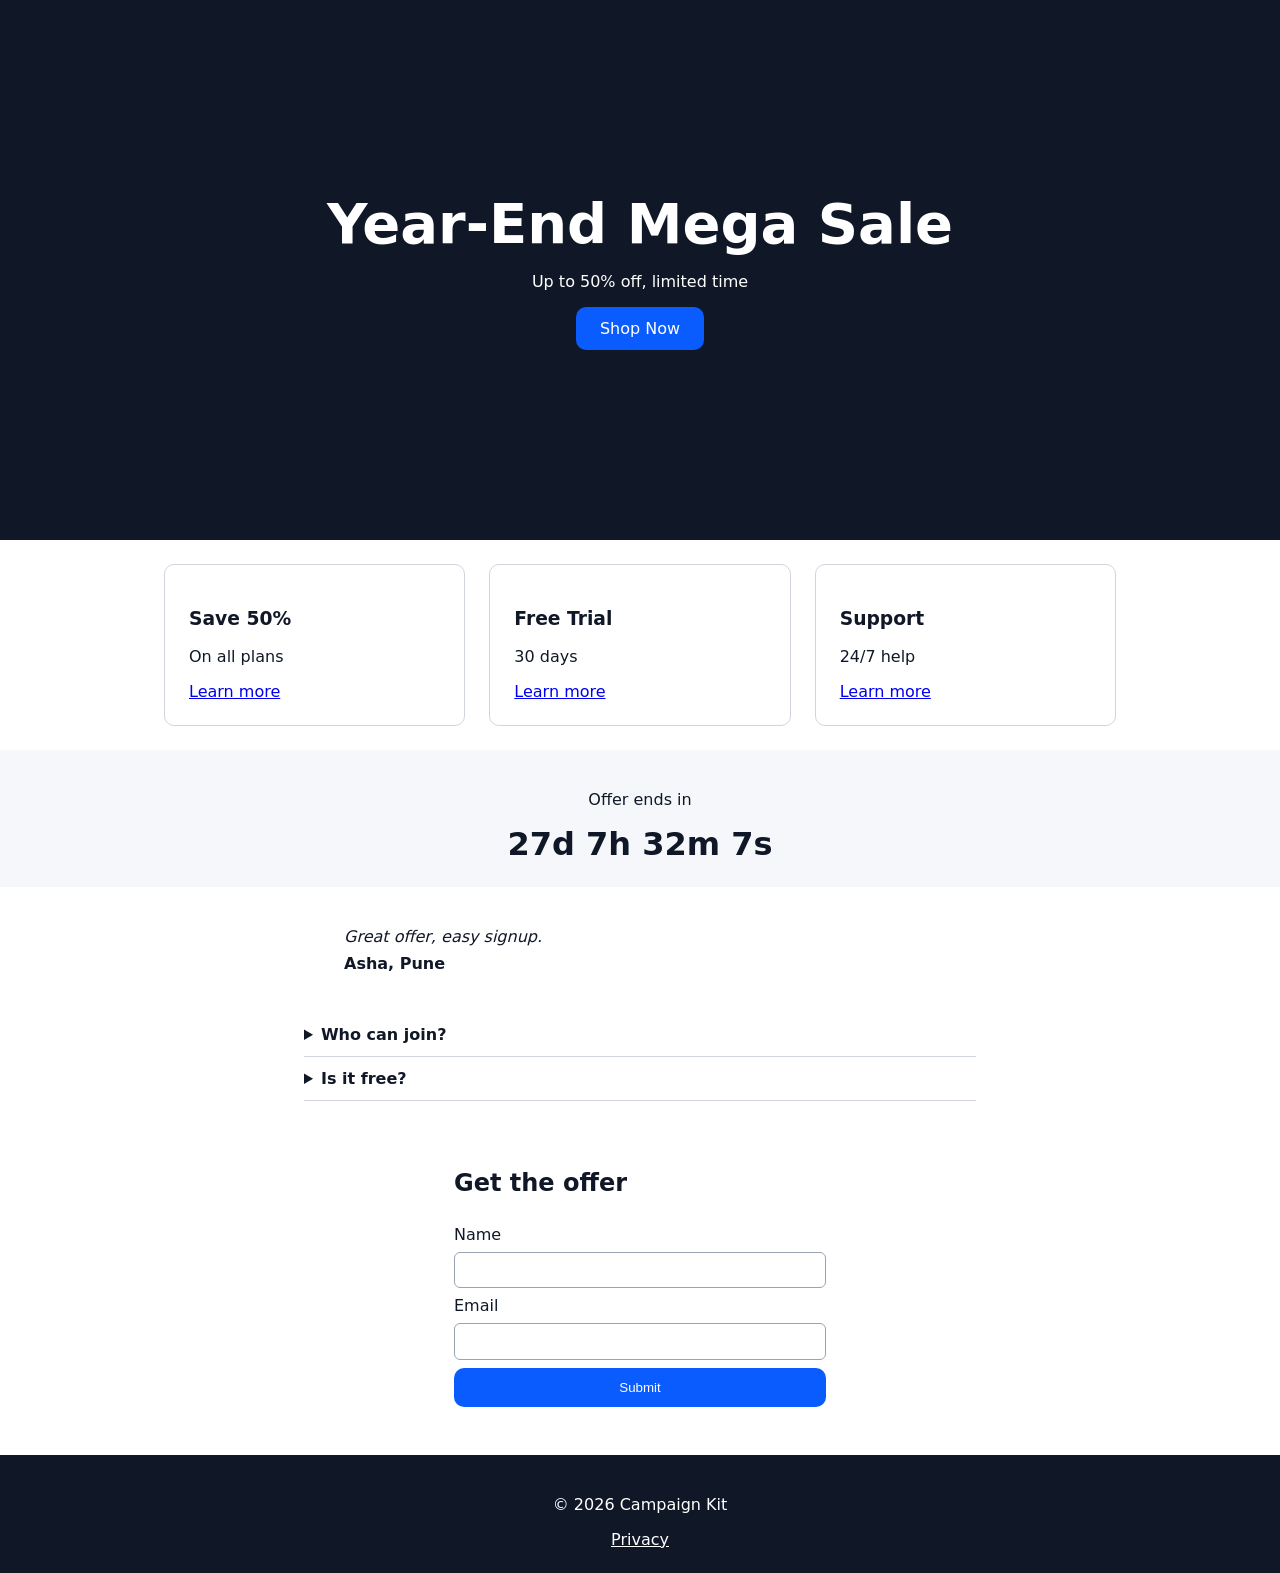
<file: preview/index.html>
<!DOCTYPE html><html lang="en"><head><meta charset="UTF-8"><meta name="viewport" content="width=device-width,initial-scale=1">
<title>Campaign Kit Preview</title><link rel="stylesheet" href="../ui.apps/src/main/content/jcr_root/apps/campaign-kit/clientlibs/clientlib-site/css/main.css"></head>
<body><main>
<section class="hero"><div class="hero__inner"><h1 class="hero__title">Year-End Mega Sale</h1><p>Up to 50% off, limited time</p><a class="btn" href="#form" data-track="hero-cta">Shop Now</a></div></section>
<section class="promo"><article class="promo__card"><h3>Save 50%</h3><p>On all plans</p><a href="#">Learn more</a></article><article class="promo__card"><h3>Free Trial</h3><p>30 days</p><a href="#">Learn more</a></article><article class="promo__card"><h3>Support</h3><p>24/7 help</p><a href="#">Learn more</a></article></section>
<div class="countdown" data-end="2026-12-31T23:59:59"><p>Offer ends in</p><div class="countdown__time" data-role="time"></div></div>
<section class="testimonials"><figure><blockquote>Great offer, easy signup.</blockquote><figcaption>Asha, Pune</figcaption></figure></section>
<section class="faq"><details class="faq__item"><summary>Who can join?</summary><p>Everyone.</p></details><details class="faq__item"><summary>Is it free?</summary><p>Yes.</p></details></section>
<form id="form" class="lead"><h2>Get the offer</h2><label for="n">Name</label><input id="n" required><label for="e">Email</label><input id="e" type="email" required><button class="btn">Submit</button></form>
<footer class="footer"><p>&copy; 2026 Campaign Kit</p><a href="#">Privacy</a></footer>
</main><script src="../ui.apps/src/main/content/jcr_root/apps/campaign-kit/clientlibs/clientlib-site/js/main.js"></script></body></html>
</file>
<file: ui.apps/src/main/content/jcr_root/apps/campaign-kit/clientlibs/clientlib-site/css/main.css>
:root{--c-primary:#0a5cff;--c-dark:#101828;--c-light:#f5f7fa;--radius:10px;--space:1.5rem;font-family:system-ui,sans-serif}
*{box-sizing:border-box}body{margin:0;color:var(--c-dark)}
.hero{min-height:60vh;display:grid;place-items:center;background:var(--c-dark) center/cover;color:#fff;text-align:center;padding:var(--space)}
.hero__title{font-size:clamp(2rem,6vw,3.5rem);margin:0 0 .5rem}
.btn{display:inline-block;background:var(--c-primary);color:#fff;padding:.75rem 1.5rem;border:0;border-radius:var(--radius);text-decoration:none;cursor:pointer}
.btn:focus-visible{outline:3px solid #ffb300}
.countdown{background:var(--c-light);text-align:center;padding:var(--space)}
.countdown__time{font-size:2rem;font-weight:700}
.faq{max-width:720px;margin:var(--space) auto;padding:0 var(--space)}
.faq__item{border-bottom:1px solid #d0d5dd;padding:.75rem 0}.faq__item summary{cursor:pointer;font-weight:600}
.lead{max-width:420px;margin:var(--space) auto;display:grid;gap:.5rem;padding:var(--space)}
.lead input{padding:.6rem;border:1px solid #98a2b3;border-radius:6px}
.promo{display:grid;grid-template-columns:repeat(auto-fit,minmax(240px,1fr));gap:var(--space);max-width:1000px;margin:var(--space) auto;padding:0 var(--space)}
.promo__card{border:1px solid #d0d5dd;border-radius:var(--radius);padding:var(--space)}
.testimonials{display:grid;gap:var(--space);max-width:720px;margin:var(--space) auto;padding:0 var(--space)}
.testimonials blockquote{margin:0;font-style:italic}.testimonials figcaption{font-weight:600;margin-top:.5rem}
.footer{background:var(--c-dark);color:#fff;text-align:center;padding:var(--space)}.footer a{color:#fff}
@media (prefers-reduced-motion:reduce){*{animation:none!important;transition:none!important}}
</file>
